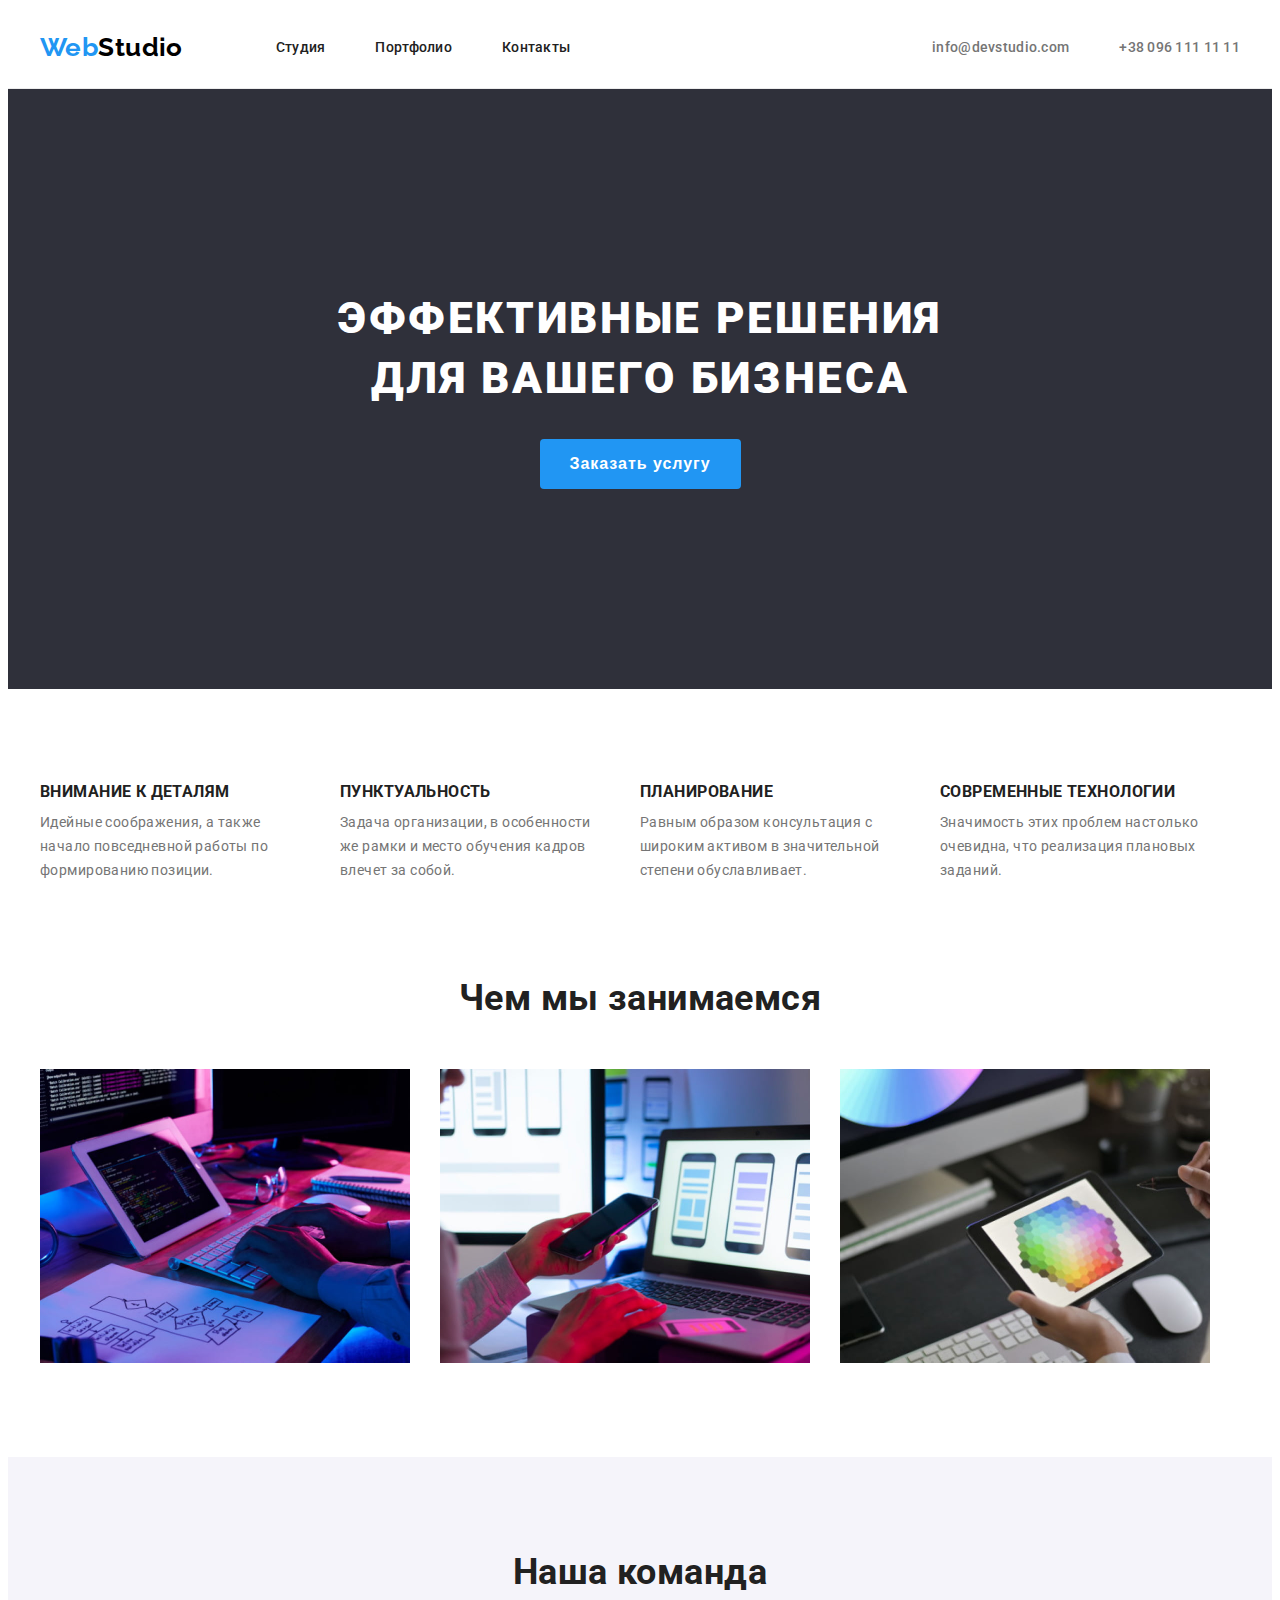
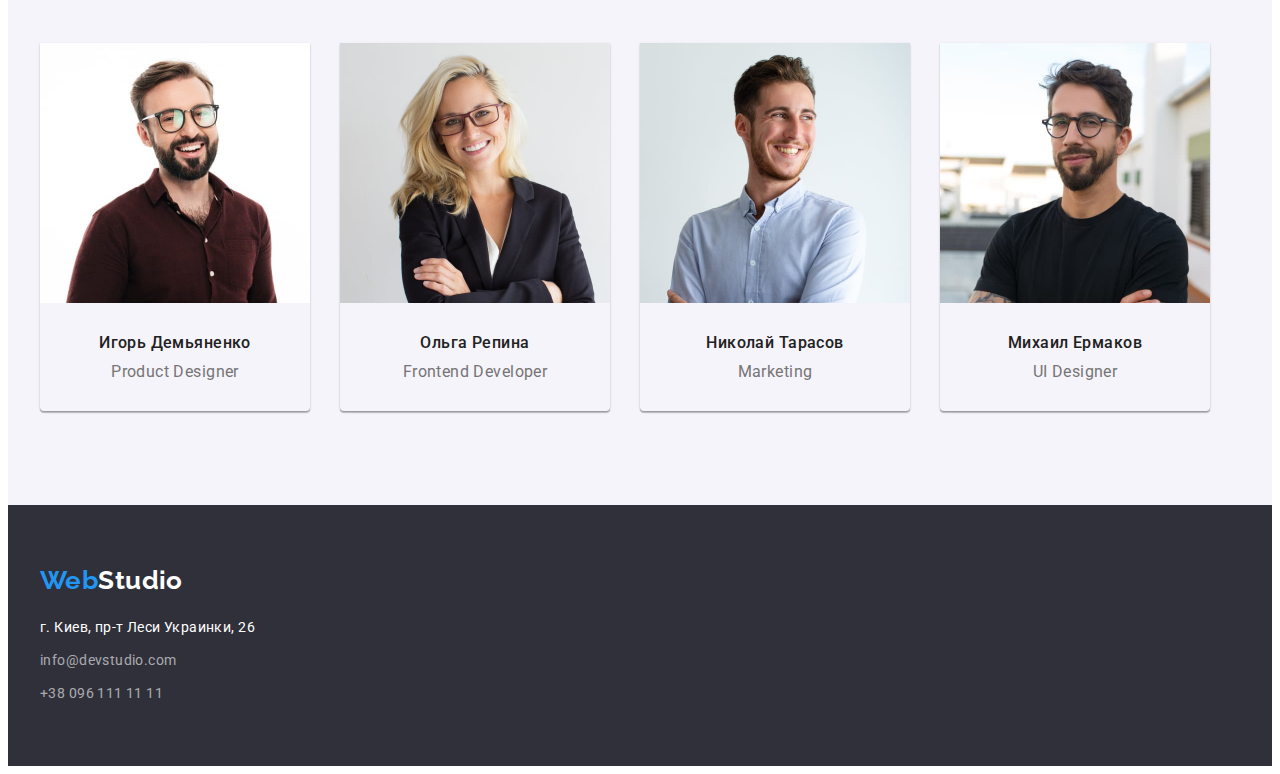
<file: index.html>
<!DOCTYPE html>
<html lang="ru">
  <head>
    <meta charset="UTF-8" />
    <meta http-equiv="X-UA-Compatible" content="IE=edge" />
    <meta name="viewport" content="width=device-width, initial-scale=1.0" />
    <link
      rel="stylesheet"
      href="https://cdnjs.cloudflare.com/ajax/libs/modern-normalize/1.1.0/modern-normalize.min.css"
      integrity="sha512-wpPYUAdjBVSE4KJnH1VR1HeZfpl1ub8YT/NKx4PuQ5NmX2tKuGu6U/JRp5y+Y8XG2tV+wKQpNHVUX03MfMFn9Q=="
      crossorigin="anonymous"
      referrerpolicy="no-referrer"
    />
    <link rel="stylesheet" href="./css/style.css" />
    <link rel="preconnect" href="https://fonts.googleapis.com" />
    <link rel="preconnect" href="https://fonts.gstatic.com" crossorigin />
    <link
      href="https://fonts.googleapis.com/css2?family=Raleway:wght@700&family=Roboto:wght@400;500;700;900&display=swap"
      rel="stylesheet"
    />
    <title>Document</title>
  </head>
  <body>
    <!-- HEADER -->
    <header class="header">
      <div class="header-block container">
        <nav class="site-nav">
          <a href="index.html" lang="en" class="logo header-logo link"
            ><span class="logo-span">Web</span>Studio</a
          >
          <ul class="menu-list list">
            <li class="menu-item">
              <a href="./index.html" class="link menu-link current">Студия</a>
            </li>
            <li class="menu-item">
              <a href="./portfolio.html" class="link menu-link">Портфолио</a>
            </li>
            <li class="menu-item"><a href="" class="link menu-link">Контакты</a></li>
          </ul>
        </nav>
        <ul class="contacts list">
          <li class="contacts-item">
            <a href="mailto:info@devstudio.com" class="contacts-link link">info@devstudio.com</a>
          </li>
          <li class="contacts-item">
            <a href="phone:+380961111111" class="contacts-link link">+38 096 111 11 11</a>
          </li>
        </ul>
      </div>
    </header>
    <main>
      <!-- HERO -->
      <section class="hero section">
        <div class="container">
          <h1 class="hero-title">Эффективные решения для вашего бизнеса</h1>
          <button type="button" class="button main-button">Заказать услугу</button>
        </div>
      </section>

      <!-- ADVANTAGES -->
      <section class="advantages section">
        <div class="container">
          <h2 class="visually-hidden">Сильные стороны</h2>
          <ul class="advantages-list list">
            <li class="advantages-item">
              <h3 class="advantages-title">Внимание к деталям</h3>
              <p class="advantages-text">
                Идейные соображения, а также начало повседневной работы по формированию позиции.
              </p>
            </li>
            <li class="advantages-item">
              <h3 class="advantages-title">Пунктуальность</h3>
              <p class="advantages-text">
                Задача организации, в особенности же рамки и место обучения кадров влечет за собой.
              </p>
            </li>
            <li class="advantages-item">
              <h3 class="advantages-title">Планирование</h3>
              <p class="advantages-text">
                Равным образом консультация с широким активом в значительной степени обуславливает.
              </p>
            </li>
            <li class="advantages-item">
              <h3 class="advantages-title">Современные технологии</h3>
              <p class="advantages-text">
                Значимость этих проблем настолько очевидна, что реализация плановых заданий.
              </p>
            </li>
          </ul>
        </div>
      </section>

      <!-- SPECIALIZATION -->
      <section class="specialization section">
        <div class="container">
          <h2 class="section-title">Чем мы занимаемся</h2>
          <ul class="specialization-list list">
            <li class="specialization-item">
              <img src="./images/programming.jpg" alt="написание кода" width="370" />
            </li>
            <li class="specialization-item">
              <img
                src="./images/interface_development.jpg"
                alt="разработка интерфейса"
                width="370"
              />
            </li>
            <li class="specialization-item">
              <img src="./images/design.jpg" alt="создание дизайна" width="370" />
            </li>
          </ul>
        </div>
      </section>

      <!-- TEAM -->
      <section class="team section">
        <div class="container">
          <h2 class="section-title">Наша команда</h2>

          <ul class="team-list list">
            <li class="team-list-item">
              <img
                src="./images/team_card_1.jpg"
                alt="фото члена команды"
                width="270"
                height="260"
              />
              <div class="team-list-item-content">
                <h3 class="team-name">Игорь Демьяненко</h3>
                <p lang="en" class="profession">Product Designer</p>
              </div>
            </li>
            <li class="team-list-item">
              <img
                src="./images/team_card_2.jpg"
                alt="фото члена команды"
                width="270"
                height="260"
              />
              <div class="team-list-item-content">
                <h3 class="team-name">Ольга Репина</h3>
                <p lang="en" class="profession">Frontend Developer</p>
              </div>
            </li>

            <li class="team-list-item">
              <img
                src="./images/team_card_3.jpg"
                alt="фото члена команды"
                width="270"
                height="260"
              />
              <div class="team-list-item-content">
                <h3 class="team-name">Николай Тарасов</h3>
                <p lang="en" class="profession">Marketing</p>
              </div>
            </li>

            <li class="team-list-item">
              <img
                src="./images/team_card_4.jpg"
                alt="фото члена команды"
                width="270"
                height="260"
              />
              <div class="team-list-item-content">
                <h3 class="team-name">Михаил Ермаков</h3>
                <p lang="en" class="profession">UI Designer</p>
              </div>
            </li>
          </ul>
        </div>
      </section>
    </main>

    <!-- FOOTER -->
    <footer class="footer">
      <div class="container">
        <a href="index.html" lang="en" class="logo footer-logo link"
          ><span class="logo-span">Web</span>Studio</a
        >
        <address class="address">
          <ul class="footer-list list">
            <li class="footer-list-item">
              <a href="https://goo.gl/maps/xRahoCyA1dQJk9eN6" class="footer-link link"
                >г. Киев, пр-т Леси Украинки, 26</a
              >
            </li>
            <li class="footer-list-item">
              <a href="mailto:info@devstudio.com" class="footer-contact-link link"
                >info@devstudio.com</a
              >
            </li>
            <li class="footer-list-item">
              <a href="phone:+380961111111" class="footer-contact-link link">+38 096 111 11 11</a>
            </li>
          </ul>
        </address>
      </div>
    </footer>
  </body>
</html>
</file>
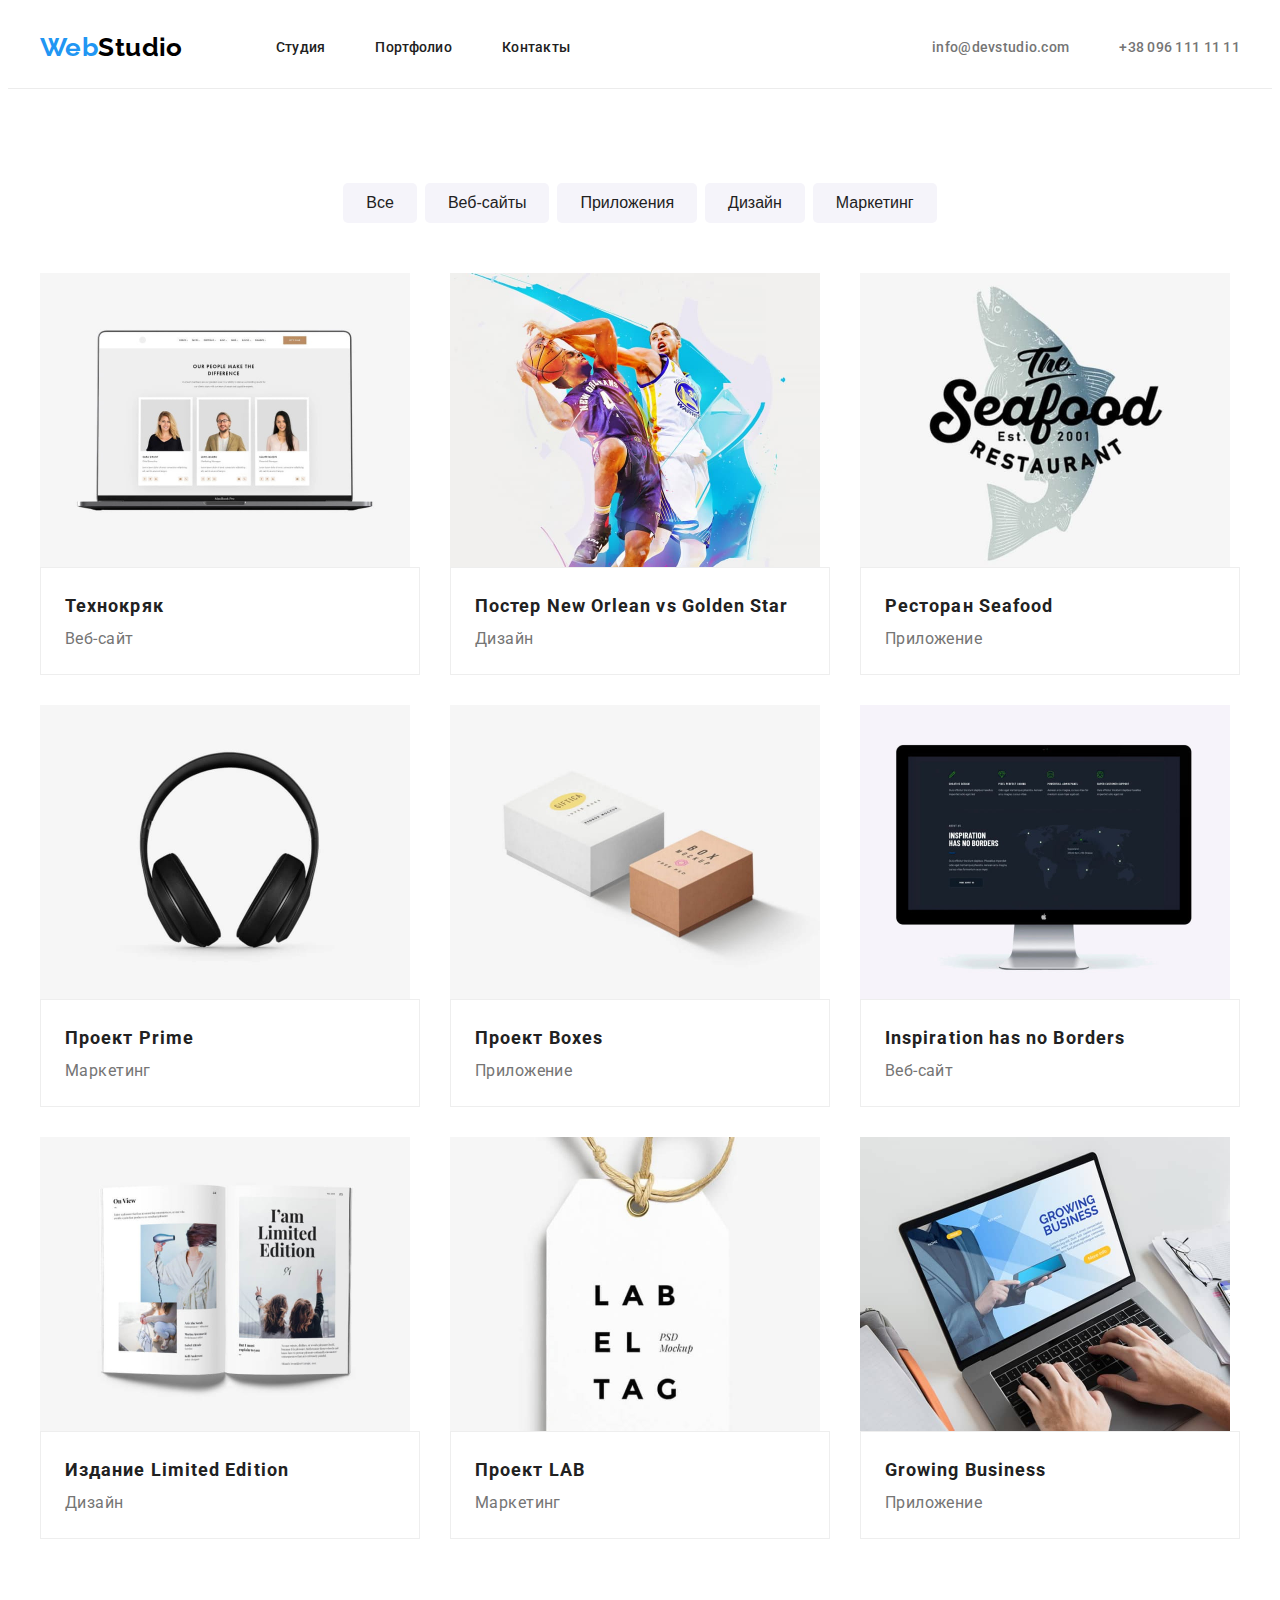
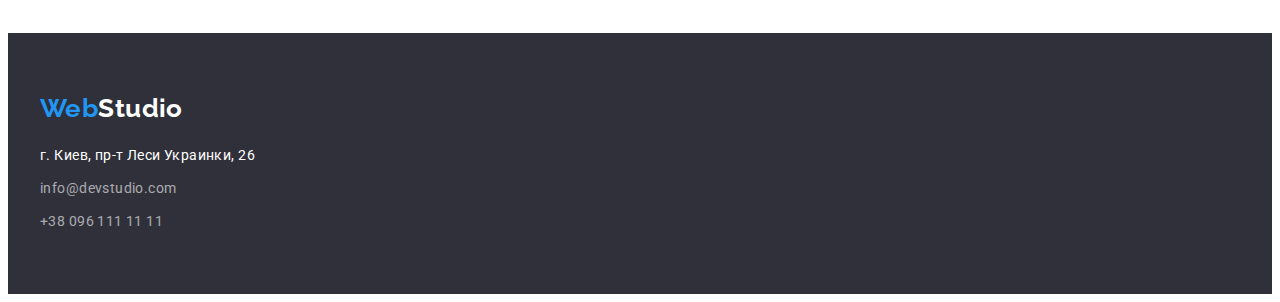
<file: portfolio.html>
<!DOCTYPE html>
<html lang="ru">
  <head>
    <meta charset="UTF-8" />
    <meta http-equiv="X-UA-Compatible" content="IE=edge" />
    <meta name="viewport" content="width=device-width, initial-scale=1.0" />
    <link
      rel="stylesheet"
      href="https://cdnjs.cloudflare.com/ajax/libs/modern-normalize/1.1.0/modern-normalize.min.css"
      integrity="sha512-wpPYUAdjBVSE4KJnH1VR1HeZfpl1ub8YT/NKx4PuQ5NmX2tKuGu6U/JRp5y+Y8XG2tV+wKQpNHVUX03MfMFn9Q=="
      crossorigin="anonymous"
      referrerpolicy="no-referrer"
    />
    <link rel="stylesheet" href="./css/style.css" />
    <link rel="preconnect" href="https://fonts.googleapis.com" />
    <link rel="preconnect" href="https://fonts.gstatic.com" crossorigin />
    <link
      href="https://fonts.googleapis.com/css2?family=Raleway:wght@700&family=Roboto:wght@400;500;700;900&display=swap"
      rel="stylesheet"
    />
    <title>Document</title>
  </head>
  <body>
    <!-- HEADER -->
    <header class="header">
      <div class="header-block container">
        <nav class="site-nav">
          <a href="index.html" lang="en" class="logo header-logo link"
            ><span class="logo-span">Web</span>Studio</a
          >
          <ul class="menu-list list">
            <li class="menu-item">
              <a href="./index.html" class="link menu-link current">Студия</a>
            </li>
            <li class="menu-item">
              <a href="./portfolio.html" class="link menu-link">Портфолио</a>
            </li>
            <li class="menu-item"><a href="" class="link menu-link">Контакты</a></li>
          </ul>
        </nav>
        <ul class="contacts list">
          <li class="contacts-item">
            <a href="mailto:info@devstudio.com" class="contacts-link link">info@devstudio.com</a>
          </li>
          <li class="contacts-item">
            <a href="phone:+380961111111" class="contacts-link link">+38 096 111 11 11</a>
          </li>
        </ul>
      </div>
    </header>
    <main>
      <!-- PORTFOLIO -->
      <section class="section portfolio-section">
        <div class="container">
          <h1 class="visually-hidden">Наши работы</h1>

          <!-- filters list -->
          <ul class="filters list">
            <li class="filters-item">
              <button type="button" class="button filters-button">Все</button>
            </li>
            <li class="filters-item">
              <button type="button" class="button filters-button">Веб-сайты</button>
            </li>
            <li class="filters-item">
              <button type="button" class="button filters-button">Приложения</button>
            </li>
            <li class="filters-item">
              <button type="button" class="button filters-button">Дизайн</button>
            </li>
            <li class="filters-item">
              <button type="button" class="button filters-button">Маркетинг</button>
            </li>
          </ul>

          <!-- portfolio list -->
          <ul class="portfolio list">
            <li class="portfolio-item">
              <img src="./images/project_1.jpg" alt="website" width="370" height="294" />
              <div class="portfolio-card-content">
                <h2 class="portfolio-title">Технокряк</h2>
                <p class="portfolio-text">Веб-сайт</p>
              </div>
            </li>

            <li class="portfolio-item">
              <img src="./images/project_2.jpg" alt="basketball" width="370" height="294" />
              <div class="portfolio-card-content">
                <h2 lang="en" class="portfolio-title">Постер New Orlean vs Golden Star</h2>
                <p class="portfolio-text">Дизайн</p>
              </div>
            </li>

            <li class="portfolio-item">
              <img src="./images/project_3.jpg" alt="restaurant logo" width="370" height="294" />
              <div class="portfolio-card-content">
                <h2 lang="en" class="portfolio-title">Ресторан Seafood</h2>
                <p class="portfolio-text">Приложение</p>
              </div>
            </li>

            <li class="portfolio-item">
              <img src="./images/project_4.jpg" alt="headphones" width="370" height="294" />
              <div class="portfolio-card-content">
                <h2 lang="en" class="portfolio-title">Проект Prime</h2>
                <p class="portfolio-text">Маркетинг</p>
              </div>
            </li>

            <li class="portfolio-item">
              <img src="./images/project_5.jpg" alt="Boxes" width="370" height="294" />
              <div class="portfolio-card-content">
                <h2 lang="en" class="portfolio-title">Проект Boxes</h2>
                <p class="portfolio-text">Приложение</p>
              </div>
            </li>

            <li class="portfolio-item">
              <img src="./images/project_6.jpg" alt="Computer'display" width="370" height="294" />
              <div class="portfolio-card-content">
                <h2 lang="en" class="portfolio-title">Inspiration has no Borders</h2>
                <p class="portfolio-text">Веб-сайт</p>
              </div>
            </li>

            <li class="portfolio-item">
              <img src="./images/project_7.jpg" alt="газета" width="370" height="294" />
              <div class="portfolio-card-content">
                <h2 lang="en" class="portfolio-title">Издание Limited Edition</h2>
                <p class="portfolio-text">Дизайн</p>
              </div>
            </li>

            <li class="portfolio-item">
              <img src="./images/project_8.jpg" alt="ярлык" width="370" height="294" />
              <div class="portfolio-card-content">
                <h2 lang="en" class="portfolio-title">Проект LAB</h2>
                <p class="portfolio-text">Маркетинг</p>
              </div>
            </li>

            <li class="portfolio-item">
              <img
                src="./images/project_9.jpg"
                alt="Работающий за компьютером"
                width="370"
                height="294"
              />
              <div class="portfolio-card-content">
                <h2 lang="en" class="portfolio-title">Growing Business</h2>
                <p class="portfolio-text">Приложение</p>
              </div>
            </li>
          </ul>
        </div>
      </section>
    </main>

    <!-- FOOTER -->
    <footer class="footer">
      <div class="container">
        <a href="index.html" lang="en" class="logo footer-logo link"
          ><span class="logo-span">Web</span>Studio</a
        >
        <address class="address">
          <ul class="footer-list list">
            <li class="footer-list-item">
              <a href="https://goo.gl/maps/xRahoCyA1dQJk9eN6" class="footer-link link"
                >г. Киев, пр-т Леси Украинки, 26</a
              >
            </li>
            <li class="footer-list-item">
              <a href="mailto:info@devstudio.com" class="footer-contact-link link"
                >info@devstudio.com</a
              >
            </li>
            <li class="footer-list-item">
              <a href="phone:+380961111111" class="footer-contact-link link">+38 096 111 11 11</a>
            </li>
          </ul>
        </address>
      </div>
    </footer>
  </body>
</html>
</file>
<file: css/style.css>
:root {
  --primary-text-color: #212121;
  --secondary-text-color: #757575;
  --accent-color: #2196f3;
  --button-hover-color: #188ce8;
  --main-light-color: #ffffff;
  --main-dark-color: #000000;
  --footer-bg-color: #2f303a;
  --section-bg-color: #f5f4fa;
  --portfolio-gap: 30px;
}

h1,
h2,
h3,
h4,
p {
  margin-top: 0;
  margin-bottom: 0;
}

ul,
ol {
  margin-top: 0;
  margin-bottom: 0;
  padding-left: 0;
}

img {
  display: block;
}

.button {
  display: block;
  cursor: pointer;
  border: none;
}

body {
  font-family: 'Roboto', sans-serif;
  font-weight: 400;
  font-size: 14px;
  line-height: 1.71;
  letter-spacing: 0.03em;
}

.visually-hidden {
  position: absolute;
  width: 1px;
  height: 1px;
  margin: -1px;
  border: 0;
  padding: 0;

  white-space: nowrap;
  clip-path: inset(100%);
  clip: rect(0 0 0 0);
  overflow: hidden;
}

.link {
  text-decoration: none;
}

.list {
  list-style: none;
}

.address {
  font-style: normal;
}

.container {
  width: 1200px;
  margin: 0 auto;
  padding: 0 15px;
}

.section {
  padding-top: 94px;
  padding-bottom: 94px;
}

.section-title {
  padding-bottom: 50px;

  font-weight: 700;
  font-size: 36px;
  line-height: 1.17;
  text-align: center;

  color: var(--primary-text-color);
}

/* ========= LOGO ========= */

.logo {
  font-family: 'Raleway';
  font-weight: 700;
  font-size: 26px;
  line-height: 1.19;
}

.header-logo {
  color: var(--main-dark-color);
  margin-right: 93px;
}

.footer-logo {
  display: block;
  margin-bottom: 20px;

  color: var(--main-light-color);
}

.logo-span {
  color: var(--accent-color);
}

/* ========= /LOGO ========= */

/* ========= HEADER ========= */
.header {
  padding-top: 24px;
  padding-bottom: 25px;
  border-bottom: 1px solid #ececec;
}

.header-block {
  display: flex;
  align-items: center;
}

.site-nav {
  display: flex;
  align-items: center;
}

.menu-list {
  display: flex;
}

.menu-item:not(:last-child) {
  margin-right: 50px;
}

.menu-link {
  font-weight: 500;
  line-height: 1.14;
  letter-spacing: 0.02em;

  color: #212121;
}

.menu-link:hover,
.menu-link:focus {
  color: var(--accent-color);
}

.contacts {
  display: flex;
  margin-left: auto;
}

.contacts-item:not(:last-child) {
  margin-right: 50px;
}

.contacts-link {
  font-weight: 500;
  line-height: 1.14;
  letter-spacing: 0.02em;

  color: var(--secondary-text-color);
}

.contacts-link:hover,
.contacts-link:focus {
  color: var(--accent-color);
}
/* ========= HEADER ========= */

/* ========= HERO ========= */
.hero {
  background-color: var(--footer-bg-color);
  padding-top: 200px;
  padding-bottom: 200px;
}

.hero-title {
  font-weight: 900;
  font-size: 44px;
  line-height: 1.36;
  text-align: center;
  letter-spacing: 0.06em;
  text-transform: uppercase;

  color: var(--main-light-color);

  max-width: 700px;
  margin-left: auto;
  margin-right: auto;
  margin-bottom: 30px;
}

.main-button {
  margin-left: auto;
  margin-right: auto;

  padding-top: 10px;
  padding-bottom: 10px;
  padding-left: 30px;
  padding-right: 30px;

  min-width: 152px;

  background-color: var(--accent-color);
  color: var(--main-light-color);

  font-weight: 700;
  font-size: 16px;
  line-height: 1.88;
  letter-spacing: 0.06em;
  text-align: center;

  border-radius: 4px;
}

.button:hover,
.button:focus {
  background-color: var(--button-hover-color);
}
/* ========= /HERO ========= */

/* ========= ADVANTAGES ========= */
.advantages-list {
  display: flex;
  flex-wrap: wrap;
}

.advantages-item {
  flex-basis: calc(100% / 4 - 30px);
}

.advantages-item:not(:nth-child(4n)) {
  margin-right: 30px;
}

.advantages-item:not(:nth-last-child(-n + 4)) {
  margin-bottom: 30px;
}

.advantages-title {
  margin-bottom: 10px;

  font-weight: 700;
  line-height: 1.14;
  text-transform: uppercase;

  color: var(--primary-text-color);
}

.advantages-text {
  color: var(--secondary-text-color);
}
/* ========= /ADVANTAGES ========= */

/* ========= SPECIALIZATION ========= */
.specialization {
  padding-top: 0;
}

.specialization-list {
  display: flex;
  justify-content: space-between;
}

.specialization-item {
  margin-right: 30px;
}

/* ========= /SPECIALIZATION ========= */

/* ========= TEAM ========= */
.team {
  background-color: var(--section-bg-color);
}

.team-list {
  display: flex;
  gap: 30px;
}

.team-list-item {
  box-shadow: 0px 1px 3px rgba(0, 0, 0, 0.12), 0px 1px 1px rgba(0, 0, 0, 0.14),
    0px 2px 1px rgba(0, 0, 0, 0.2);
  border-radius: 0px 0px 4px 4px;
}

.team-list-item-content {
  padding-top: 30px;
  padding-bottom: 30px;
  padding-left: auto;
  padding-right: auto;
}

.team-name {
  padding-bottom: 10px;

  font-weight: 500;
  font-size: 16px;
  line-height: 1.19;
  text-align: center;

  color: var(--primary-text-color);
}

.profession {
  font-size: 16px;
  line-height: 1.19;
  text-align: center;

  color: var(--secondary-text-color);
}
/* ========= /TEAM ========= */

/* ========= FOOTER ========= */
.footer {
  padding-top: 60px;
  padding-bottom: 60px;

  background-color: var(--footer-bg-color);
}

.footer-list-item:not(:last-child) {
  margin-bottom: 9px;
}

.footer-link {
  color: var(--main-light-color);
}

.footer-contact-link {
  color: rgba(255, 255, 255, 0.6);
}
/* ========= FOOTER ========= */

/* ========= PORTFOLIO ========= */
.filters {
  display: flex;
  justify-content: center;
  margin-bottom: 50px;
}

.filters-item:not(:last-child) {
  margin-right: 8px;
}

.filters-button {
  padding-top: 6px;
  padding-bottom: 6px;
  padding-left: 22px;
  padding-right: 22px;
  border: 1px solid transparent;
  border-radius: 5px;

  font-weight: 500;
  font-size: 16px;
  line-height: 1.62;
  text-align: center;

  color: var(--primary-text-color);
  background-color: var(--section-bg-color);
}

.filters-button:hover,
.filters-button:focus {
  color: var(--main-light-color);
  background-color: var(--accent-color);
}

.portfolio {
  display: flex;
  flex-wrap: wrap;
  margin-right: calc(-1 * var(--portfolio-gap));
  margin-bottom: calc(-1 * var(--portfolio-gap));
}

.portfolio-item {
  flex-basis: calc(100% / 3 - 30px);
  margin-right: var(--portfolio-gap);
  margin-bottom: var(--portfolio-gap);
}

.portfolio-card-content {
  padding: 20px 24px;

  border: 1px solid #eeeeee;
}

.portfolio-title {
  font-weight: 700;
  font-size: 18px;
  line-height: 2;
  letter-spacing: 0.06em;

  color: var(--primary-text-color);
}

.portfolio-text {
  font-size: 16px;
  line-height: 1.88;

  color: var(--secondary-text-color);
}

/* ========= /PORTFOLIO ========= */
</file>
